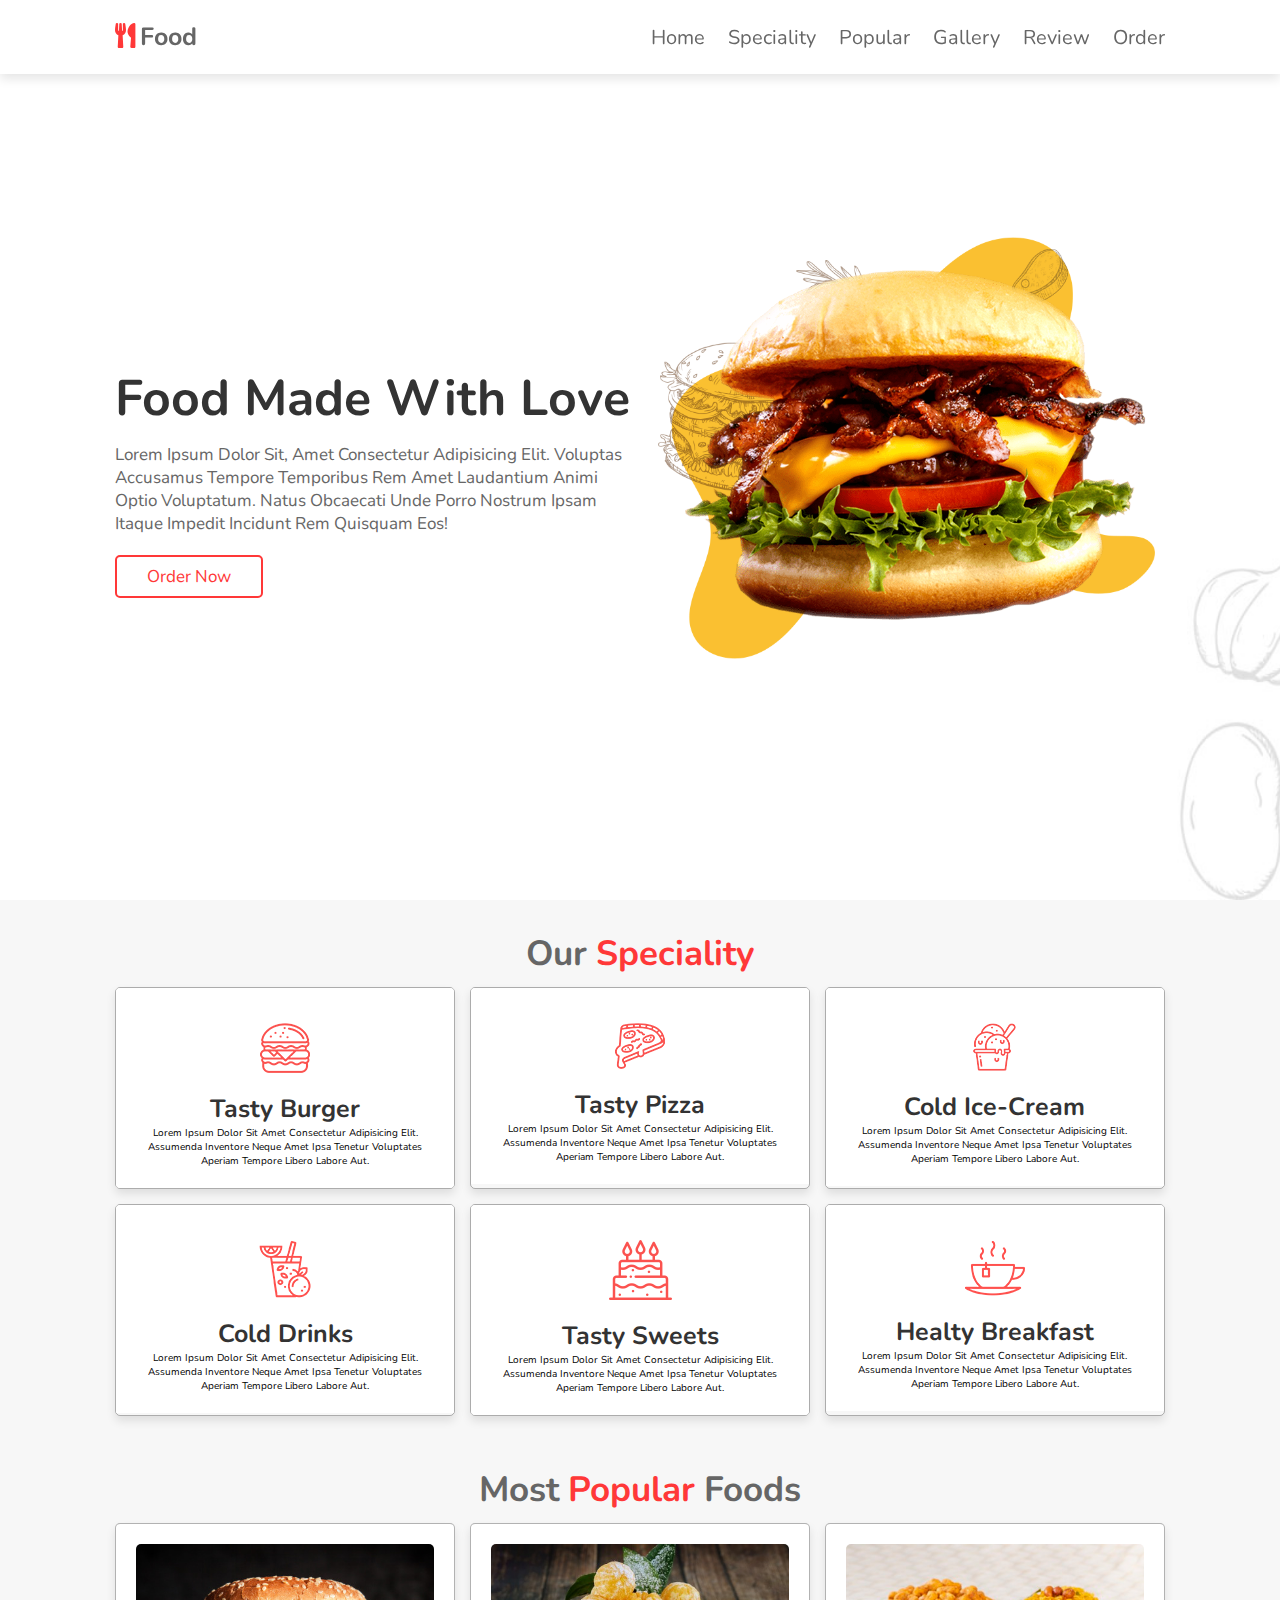
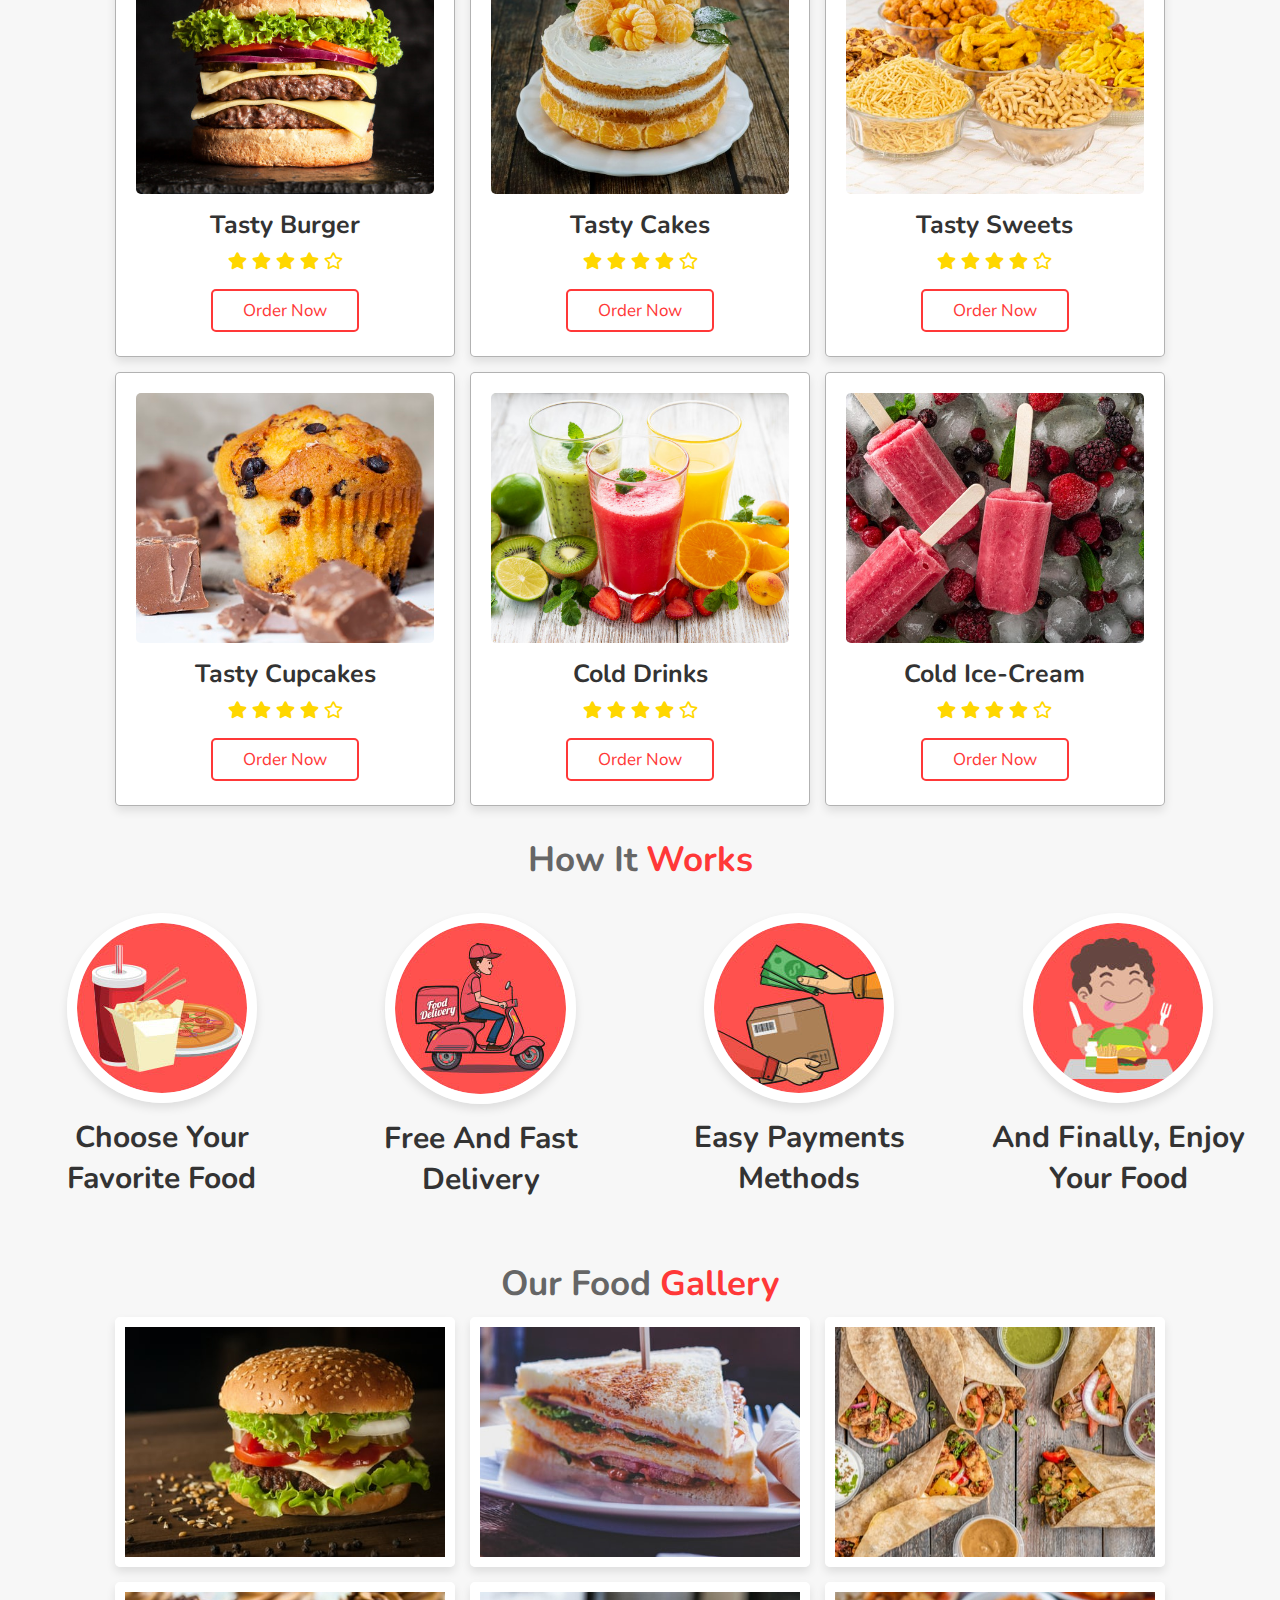
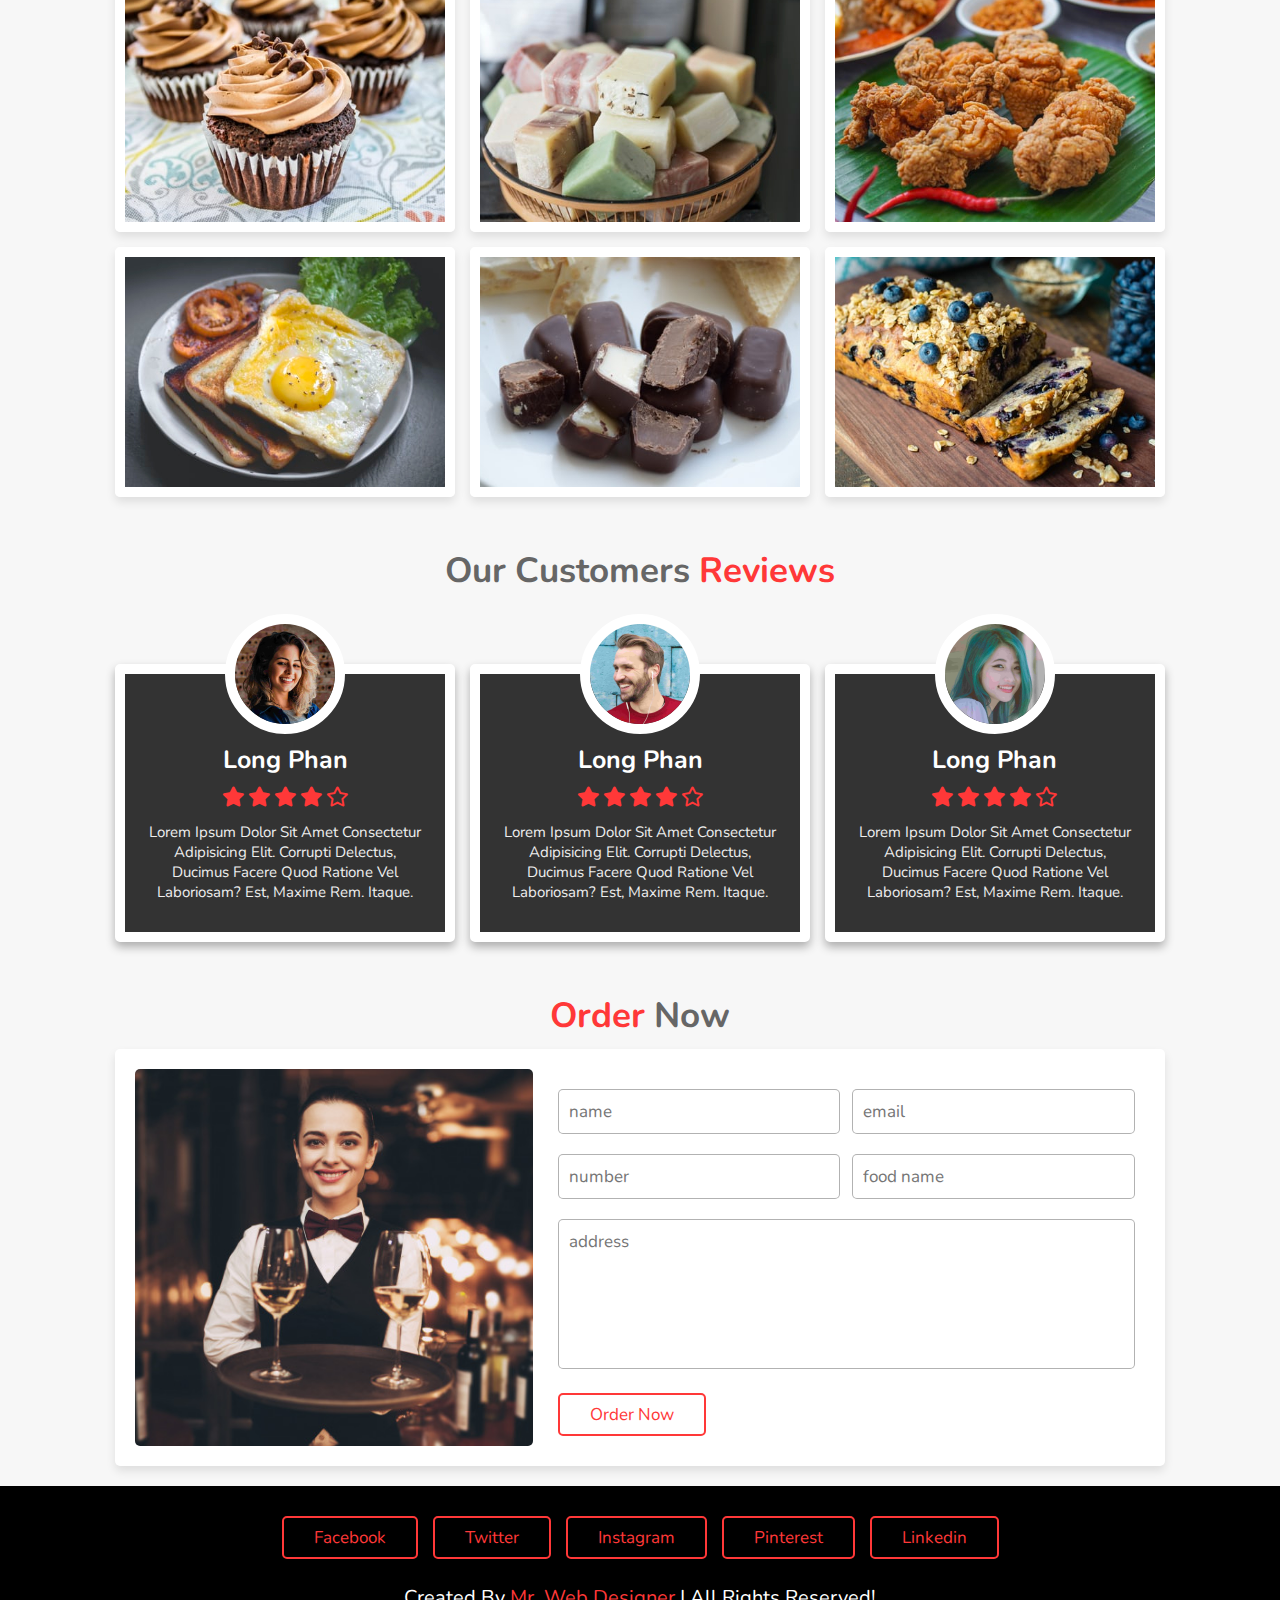
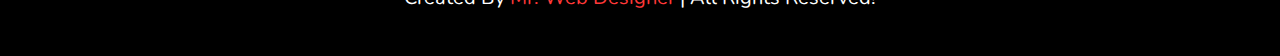
<file: index.html>
<!DOCTYPE html>
<html lang="en">
<head>
    <meta charset="UTF-8">
    <meta http-equiv="X-UA-Compatible" content="IE=edge">
    <meta name="viewport" content="width=device-width, initial-scale=1.0">
    <title>Luyện tập</title>
    <link rel="stylesheet" href="style.css">
    <link rel="stylesheet" href="https://cdnjs.cloudflare.com/ajax/libs/font-awesome/5.15.4/css/all.min.css">
</head>
<body>
    <header>
        <a href="" class="logo"><i class="fas fa-utensils"></i>Food</a>
        <div id="menu-bar" class="fas fa-bars"></div>
        <nav class="navbar">
            <a href="#home">home</a>
            <a href="#speciality">speciality</a>
            <a href="#popular">popular</a>
            <a href="#gallery">gallery</a>
            <a href="#review">review</a>
            <a href="#order">order</a>
            </nav>
    </header>
    <!-- home section starts  -->

<section class="home" id="home">

    <div class="content">
        <h3>food made with love</h3>
        <p>Lorem ipsum dolor sit, amet consectetur adipisicing elit. Voluptas accusamus tempore temporibus rem amet laudantium animi optio voluptatum. Natus obcaecati unde porro nostrum ipsam itaque impedit incidunt rem quisquam eos!</p>
        <a href="#" class="btn">order now</a>
    </div>

    <div class="image">
        <img src="images/home-img.png" alt="">
    </div>
</section>
<!-- home section ends -->
<!-- speciality section starts  -->

<section class="speciality" id="speciality">

    <h1 class="heading"> our <span>speciality</span> </h1>

    <div class="box-container">

        <div class="box">
            <img class="image" src="images/s-img-1.jpg" alt="">
            <div class="content">
                <img src="images/s-1.png" alt="">
                <h3>tasty burger</h3>
                <p>Lorem ipsum dolor sit amet consectetur adipisicing elit. Assumenda inventore neque amet ipsa tenetur voluptates aperiam tempore libero labore aut.</p>
            </div>
        </div>
        <div class="box">
            <img class="image" src="images/s-img-2.jpg" alt="">
            <div class="content">
                <img src="images/s-2.png" alt="">
                <h3>tasty pizza</h3>
                <p>Lorem ipsum dolor sit amet consectetur adipisicing elit. Assumenda inventore neque amet ipsa tenetur voluptates aperiam tempore libero labore aut.</p>
            </div>
        </div>
        <div class="box">
            <img class="image" src="images/s-img-3.jpg" alt="">
            <div class="content">
                <img src="images/s-3.png" alt="">
                <h3>cold ice-cream</h3>
                <p>Lorem ipsum dolor sit amet consectetur adipisicing elit. Assumenda inventore neque amet ipsa tenetur voluptates aperiam tempore libero labore aut.</p>
            </div>
        </div>
        <div class="box">
            <img class="image" src="images/s-img-4.jpg" alt="">
            <div class="content">
                <img src="images/s-4.png" alt="">
                <h3>cold drinks</h3>
                <p>Lorem ipsum dolor sit amet consectetur adipisicing elit. Assumenda inventore neque amet ipsa tenetur voluptates aperiam tempore libero labore aut.</p>
            </div>
        </div>
        <div class="box">
            <img class="image" src="images/s-img-5.jpg" alt="">
            <div class="content">
                <img src="images/s-5.png" alt="">
                <h3>tasty sweets</h3>
                <p>Lorem ipsum dolor sit amet consectetur adipisicing elit. Assumenda inventore neque amet ipsa tenetur voluptates aperiam tempore libero labore aut.</p>
            </div>
        </div>
        <div class="box">
            <img class="image" src="images/s-img-6.jpg" alt="">
            <div class="content">
                <img src="images/s-6.png" alt="">
                <h3>healty breakfast</h3>
                <p>Lorem ipsum dolor sit amet consectetur adipisicing elit. Assumenda inventore neque amet ipsa tenetur voluptates aperiam tempore libero labore aut.</p>
            </div>
        </div>

    </div>

</section>
<!-- popular section starts  -->

<section class="popular" id="popular">

    <h1 class="heading"> most <span>popular</span> foods </h1>

    <div class="box-container">

        <div class="box">
            <span class="price"> $5 - $20 </span>
            <img src="images/p-1.jpg" alt="">
            <h3>tasty burger</h3>
            <div class="stars">
                <i class="fas fa-star"></i>
                <i class="fas fa-star"></i>
                <i class="fas fa-star"></i>
                <i class="fas fa-star"></i>
                <i class="far fa-star"></i>
            </div>
            <a href="#" class="btn">order now</a>
        </div>
        <div class="box">
            <span class="price"> $5 - $20 </span>
            <img src="images/p-2.jpg" alt="">
            <h3>tasty cakes</h3>
            <div class="stars">
                <i class="fas fa-star"></i>
                <i class="fas fa-star"></i>
                <i class="fas fa-star"></i>
                <i class="fas fa-star"></i>
                <i class="far fa-star"></i>
            </div>
            <a href="#" class="btn">order now</a>
        </div>
        <div class="box">
            <span class="price"> $5 - $20 </span>
            <img src="images/p-3.jpg" alt="">
            <h3>tasty sweets</h3>
            <div class="stars">
                <i class="fas fa-star"></i>
                <i class="fas fa-star"></i>
                <i class="fas fa-star"></i>
                <i class="fas fa-star"></i>
                <i class="far fa-star"></i>
            </div>
            <a href="#" class="btn">order now</a>
        </div>
        <div class="box">
            <span class="price"> $5 - $20 </span>
            <img src="images/p-4.jpg" alt="">
            <h3>tasty cupcakes</h3>
            <div class="stars">
                <i class="fas fa-star"></i>
                <i class="fas fa-star"></i>
                <i class="fas fa-star"></i>
                <i class="fas fa-star"></i>
                <i class="far fa-star"></i>
            </div>
            <a href="#" class="btn">order now</a>
        </div>
        <div class="box">
            <span class="price"> $5 - $20 </span>
            <img src="images/p-5.jpg" alt="">
            <h3>cold drinks</h3>
            <div class="stars">
                <i class="fas fa-star"></i>
                <i class="fas fa-star"></i>
                <i class="fas fa-star"></i>
                <i class="fas fa-star"></i>
                <i class="far fa-star"></i>
            </div>
            <a href="#" class="btn">order now</a>
        </div>
        <div class="box">
            <span class="price"> $5 - $20 </span>
            <img src="images/p-6.jpg" alt="">
            <h3>cold ice-cream</h3>
            <div class="stars">
                <i class="fas fa-star"></i>
                <i class="fas fa-star"></i>
                <i class="fas fa-star"></i>
                <i class="fas fa-star"></i>
                <i class="far fa-star"></i>
            </div>
            <a href="#" class="btn">order now</a>
        </div>

    </div>

</section>
<!-- steps section starts  -->

<div class="step-container">

    <h1 class="heading">how it <span>works</span></h1>

    <section class="steps">

        <div class="box">
            <img src="images/step-1.jpg" alt="">
            <h3>choose your favorite food</h3>
        </div>
        <div class="box">
            <img src="images/step-2.jpg" alt="">
            <h3>free and fast delivery</h3>
        </div>
        <div class="box">
            <img src="images/step-3.jpg" alt="">
            <h3>easy payments methods</h3>
        </div>
        <div class="box">
            <img src="images/step-4.jpg" alt="">
            <h3>and finally, enjoy your food</h3>
        </div>
    
    </section>

</div>
<!-- gallery section starts  -->

<section class="gallery" id="gallery">

    <h1 class="heading"> our food <span> gallery </span> </h1>

    <div class="box-container">

        <div class="box">
            <img src="images/g-1.jpg" alt="">
            <div class="content">
                <h3>tasty food</h3>
                <p>Lorem ipsum dolor sit, amet consectetur adipisicing elit. Deleniti, ipsum.</p>
                <a href="#" class="btn">ordern now</a>
            </div>
        </div>
        <div class="box">
            <img src="images/g-2.jpg" alt="">
            <div class="content">
                <h3>tasty food</h3>
                <p>Lorem ipsum dolor sit, amet consectetur adipisicing elit. Deleniti, ipsum.</p>
                <a href="#" class="btn">ordern now</a>
            </div>
        </div>
        <div class="box">
            <img src="images/g-3.jpg" alt="">
            <div class="content">
                <h3>tasty food</h3>
                <p>Lorem ipsum dolor sit, amet consectetur adipisicing elit. Deleniti, ipsum.</p>
                <a href="#" class="btn">ordern now</a>
            </div>
        </div>
        <div class="box">
            <img src="images/g-4.jpg" alt="">
            <div class="content">
                <h3>tasty food</h3>
                <p>Lorem ipsum dolor sit, amet consectetur adipisicing elit. Deleniti, ipsum.</p>
                <a href="#" class="btn">ordern now</a>
            </div>
        </div>
        <div class="box">
            <img src="images/g-5.jpg" alt="">
            <div class="content">
                <h3>tasty food</h3>
                <p>Lorem ipsum dolor sit, amet consectetur adipisicing elit. Deleniti, ipsum.</p>
                <a href="#" class="btn">ordern now</a>
            </div>
        </div>
        <div class="box">
            <img src="images/g-6.jpg" alt="">
            <div class="content">
                <h3>tasty food</h3>
                <p>Lorem ipsum dolor sit, amet consectetur adipisicing elit. Deleniti, ipsum.</p>
                <a href="#" class="btn">ordern now</a>
            </div>
        </div>
        <div class="box">
            <img src="images/g-7.jpg" alt="">
            <div class="content">
                <h3>tasty food</h3>
                <p>Lorem ipsum dolor sit, amet consectetur adipisicing elit. Deleniti, ipsum.</p>
                <a href="#" class="btn">ordern now</a>
            </div>
        </div>
        <div class="box">
            <img src="images/g-8.jpg" alt="">
            <div class="content">
                <h3>tasty food</h3>
                <p>Lorem ipsum dolor sit, amet consectetur adipisicing elit. Deleniti, ipsum.</p>
                <a href="#" class="btn">ordern now</a>
            </div>
        </div>
        <div class="box">
            <img src="images/g-9.jpg" alt="">
            <div class="content">
                <h3>tasty food</h3>
                <p>Lorem ipsum dolor sit, amet consectetur adipisicing elit. Deleniti, ipsum.</p>
                <a href="#" class="btn">ordern now</a>
            </div>
        </div>

    </div>

</section>
<!-- review section starts  -->

<section class="review" id="review">

    <h1 class="heading"> our customers <span>reviews</span> </h1>

    <div class="box-container">

        <div class="box">
            <img src="images/pic1.png" alt="">
            <h3>Long Phan</h3>
            <div class="stars">
                <i class="fas fa-star"></i>
                <i class="fas fa-star"></i>
                <i class="fas fa-star"></i>
                <i class="fas fa-star"></i>
                <i class="far fa-star"></i>
            </div>
            <p>Lorem ipsum dolor sit amet consectetur adipisicing elit. Corrupti delectus, ducimus facere quod ratione vel laboriosam? Est, maxime rem. Itaque.</p>
        </div>
        <div class="box">
            <img src="images/pic2.png" alt="">
            <h3>Long Phan</h3>
            <div class="stars">
                <i class="fas fa-star"></i>
                <i class="fas fa-star"></i>
                <i class="fas fa-star"></i>
                <i class="fas fa-star"></i>
                <i class="far fa-star"></i>
            </div>
            <p>Lorem ipsum dolor sit amet consectetur adipisicing elit. Corrupti delectus, ducimus facere quod ratione vel laboriosam? Est, maxime rem. Itaque.</p>
        </div>
        <div class="box">
            <img src="images/pic3.png" alt="">
            <h3>Long Phan</h3>
            <div class="stars">
                <i class="fas fa-star"></i>
                <i class="fas fa-star"></i>
                <i class="fas fa-star"></i>
                <i class="fas fa-star"></i>
                <i class="far fa-star"></i>
            </div>
            <p>Lorem ipsum dolor sit amet consectetur adipisicing elit. Corrupti delectus, ducimus facere quod ratione vel laboriosam? Est, maxime rem. Itaque.</p>
        </div>

    </div>

</section>
<!-- order section starts  -->

<section class="order" id="order">

    <h1 class="heading"> <span>order</span> now </h1>

    <div class="row">
        
        <div class="image">
            <img src="images/order-img.jpg" alt="">
        </div>

        <form action="">

            <div class="inputBox">
                <input type="text" placeholder="name">
                <input type="email" placeholder="email">
            </div>

            <div class="inputBox">
                <input type="number" placeholder="number">
                <input type="text" placeholder="food name">
            </div>

            <textarea placeholder="address" name="" id="" cols="30" rows="10"></textarea>
            <input type="submit" value="order now" class="btn">
        </form>
    </div>
</section>
<section class="footer">

    <div class="share">
        <a href="#" class="btn">facebook</a>
        <a href="#" class="btn">twitter</a>
        <a href="#" class="btn">instagram</a>
        <a href="#" class="btn">pinterest</a>
        <a href="#" class="btn">linkedin</a>
    </div>

    <h1 class="credit"> created by <span> mr. web designer </span> | all rights reserved! </h1>

</section>

<!-- order section ends -->
<!-- review section ends -->
<!-- gallery section ends -->
<!-- steps section ends -->
<!-- popular section ends -->

<!-- speciality section ends -->
<a href="#home" class="fas fa-angle-up" id="scroll-top"></a>
    <script src="script.js"></script>
</body>
</html>
</file>
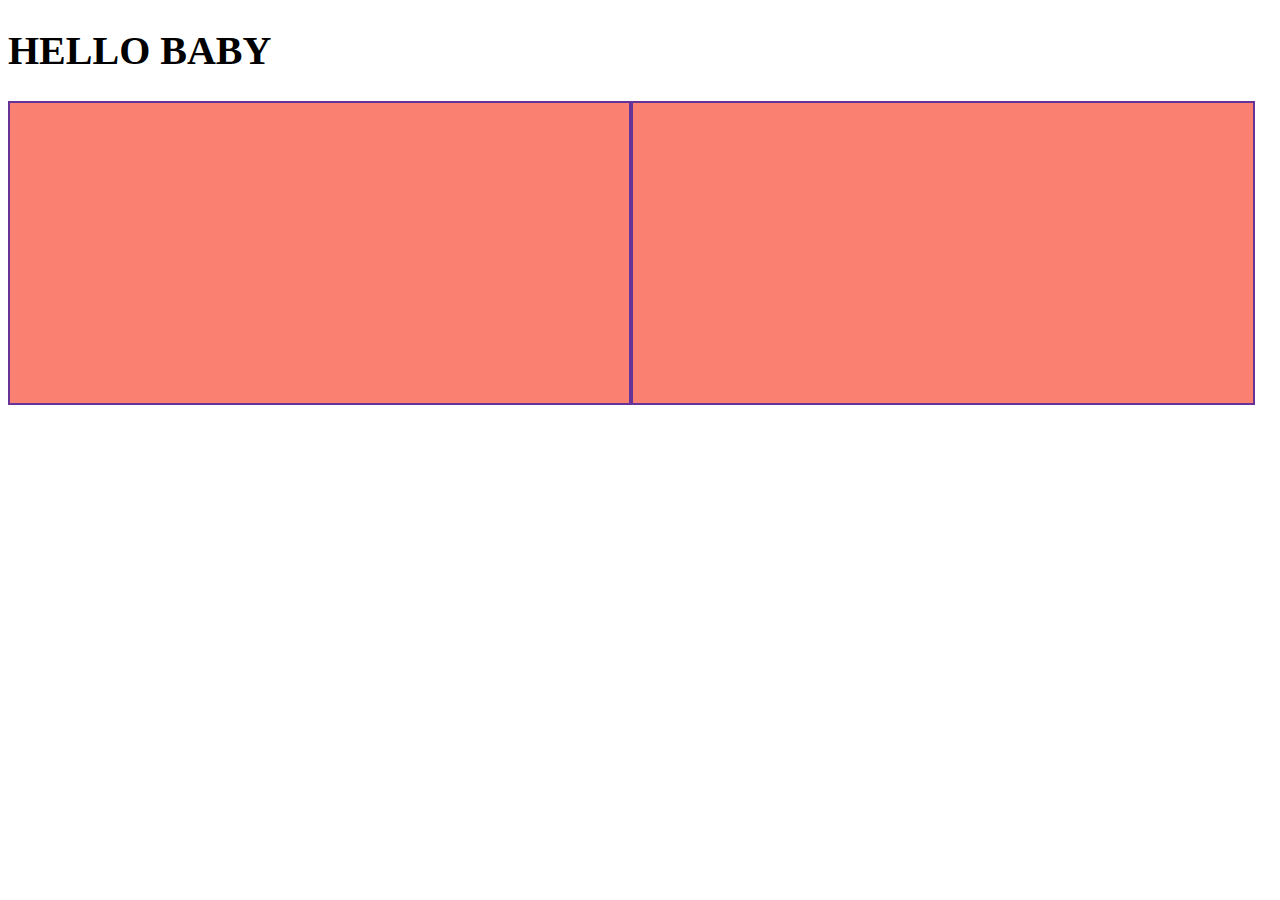
<file: 1.html>
<!DOCTYPE html>
<html lang="en">
<head>
    <meta charset="UTF-8">
    <meta http-equiv="X-UA-Compatible" content="IE=edge">
    <meta name="viewport" content="width=device-width, initial-scale=1.0">
    <title>Document</title>
    <style>
        html{
            font-size: 20px;
        }
        .cha{
            font-size: 18px;
            width: 100%;
        }
        .con{
            font-size: 1em;
            width: 49%;
            height: 300px;
            background-color: salmon;
            float: left;
            border: 2px solid rebeccapurple;
        }
        .cha2{
            width: 50%;
        }
        .con2{
            width: 50%; 
            height: 300px;
            border: 1px solid red;
        }
        @media(max-width:480px){
            .con{
                width: 100%;
                background-color: aqua;
            }
        }
        /* em lấy theo đối tượng cha, rem lấy theo đối tượng gốc_mặc định 16px
        1vw = 1% của màn hình
         */
    </style>
</head>
<body>
    <h1>HELLO BABY</h1>
    <div class="cha">
        <div class="con"></div>
        <div class="con"></div>
    </div>
    <div class="cha2">
        <div class="con2"></div>
    </div>
</body>
</html>
</file>
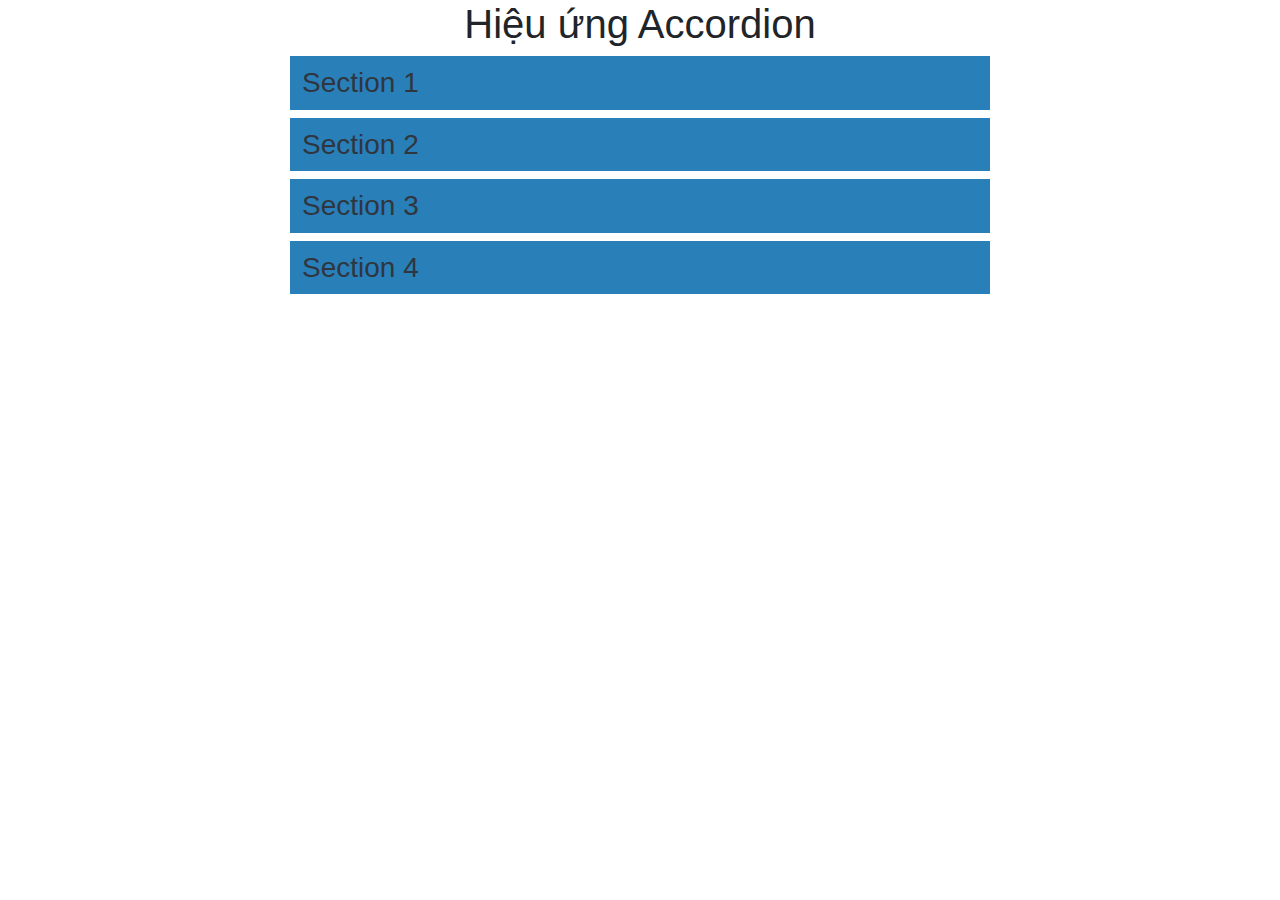
<file: 2.html>
<!doctype html>
<html lang="en">
  <head>
    <title>Title</title>
    <!-- Required meta tags -->
    <meta charset="utf-8">
    <meta name="viewport" content="width=device-width, initial-scale=1, shrink-to-fit=no">

    <!-- Bootstrap CSS -->
    <link rel="stylesheet" href="https://stackpath.bootstrapcdn.com/bootstrap/4.3.1/css/bootstrap.min.css" integrity="sha384-ggOyR0iXCbMQv3Xipma34MD+dH/1fQ784/j6cY/iJTQUOhcWr7x9JvoRxT2MZw1T" crossorigin="anonymous">
    <script src="https://cdnjs.cloudflare.com/ajax/libs/jquery/3.6.1/jquery.min.js"></script>
    <style>
        .hieuung{
            margin: auto;
            width: 700px;
        }
        h3{
            background: #2980b9;
            color: #2f3640;
            padding: 10px 12px;
            width: 100%;
        }
        h3:hover{
            background: #e84118;
            color: darkblue;
        }
    </style>
</head>
  <body>
      <div class="text-center">
        <h1>Hiệu ứng Accordion</h1>
      </div>
      <div class="hieuung">
        <div class="khoi">
            <h3>Section 1</h3>
            <div class="nd">
                Lorem, ipsum dolor sit amet consectetur adipisicing elit. Nihil autem accusantium eius nisi odit fugit sapiente id quae alias. Dolores magni non quam assumenda temporibus, iusto provident consequatur. Asperiores, neque.
            </div>
        </div>
        <div class="khoi">
            <h3>Section 2</h3>
            <div class="nd">
                Lorem, ipsum dolor sit amet consectetur adipisicing elit. Nihil autem accusantium eius nisi odit fugit sapiente id quae alias. Dolores magni non quam assumenda temporibus, iusto provident consequatur. Asperiores, neque.
            </div>
        </div>
        <div class="khoi">
            <h3>Section 3</h3>
            <div class="nd">
                Lorem, ipsum dolor sit amet consectetur adipisicing elit. Nihil autem accusantium eius nisi odit fugit sapiente id quae alias. Dolores magni non quam assumenda temporibus, iusto provident consequatur. Asperiores, neque.
            </div>
        </div>
        <div class="khoi">
            <h3>Section 4</h3>
            <div class="nd">
                Lorem, ipsum dolor sit amet consectetur adipisicing elit. Nihil autem accusantium eius nisi odit fugit sapiente id quae alias. Dolores magni non quam assumenda temporibus, iusto provident consequatur. Asperiores, neque.
            </div>
        </div>
      </div>
    <script src="2.js"></script>
  </body>
</html>
</file>
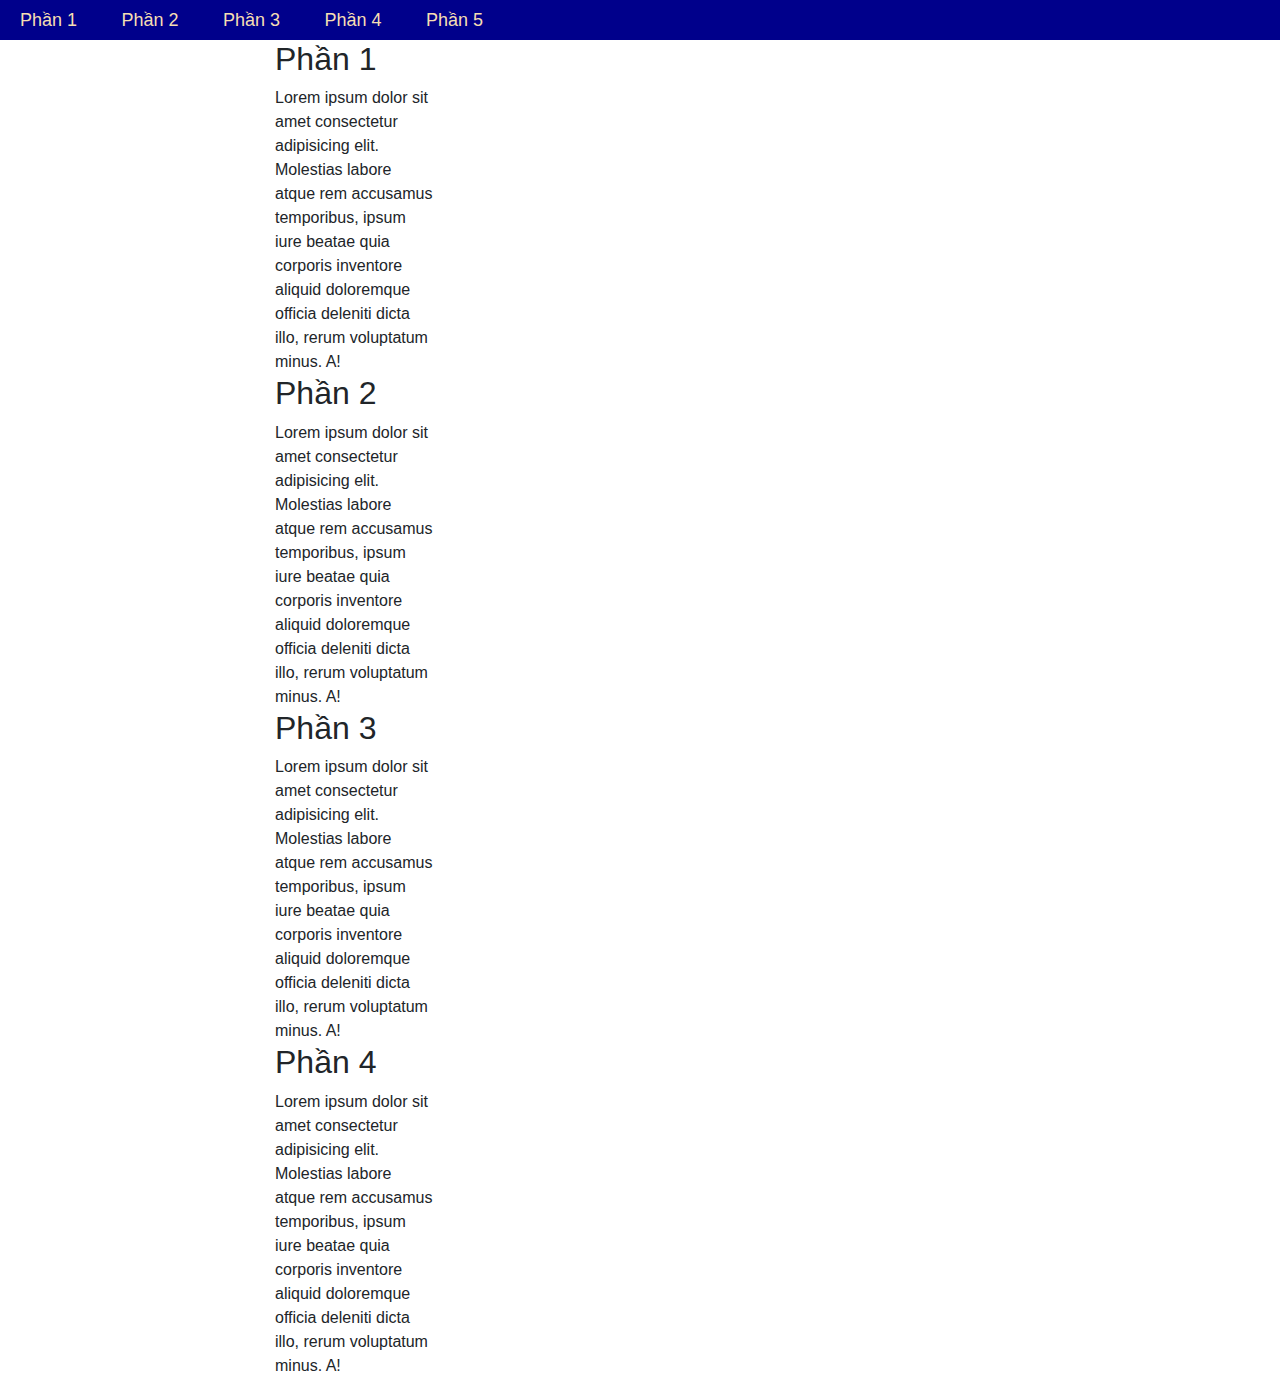
<file: 3.html>
<!DOCTYPE html>
<html lang="en">
<head>
    <meta charset="UTF-8">
    <meta http-equiv="X-UA-Compatible" content="IE=edge">
    <meta name="viewport" content="width=device-width, initial-scale=1.0">
    <script src="https://cdnjs.cloudflare.com/ajax/libs/jquery/3.6.1/jquery.min.js"></script>
    <link rel="stylesheet" href="https://stackpath.bootstrapcdn.com/bootstrap/4.3.1/css/bootstrap.min.css" integrity="sha384-ggOyR0iXCbMQv3Xipma34MD+dH/1fQ784/j6cY/iJTQUOhcWr7x9JvoRxT2MZw1T" crossorigin="anonymous">
    <link rel="stylesheet" href="3.css">


    <title>Document</title>
</head>
<body>
    <div class="menu">
        <a href="">Phần 1</a>
        <a href="">Phần 2</a>
        <a href="">Phần 3</a>
        <a href="">Phần 4</a>
        <a href="">Phần 5</a>
    </div>
    <div class="container">
        <div class="row">
            <div class="col-2"></div>
            <div class="col-2">
                <div class="phan 1"></div>
                <h2>Phần 1</h2>
                Lorem ipsum dolor sit amet consectetur adipisicing elit. Molestias labore atque rem accusamus temporibus, ipsum iure beatae quia corporis inventore aliquid doloremque officia deleniti dicta illo, rerum voluptatum minus. A!
            </div>
        </div>
        <div class="row">
            <div class="col-2"></div>
            <div class="col-2">
                <div class="phan2 "></div>
                <h2>Phần 2</h2>
                Lorem ipsum dolor sit amet consectetur adipisicing elit. Molestias labore atque rem accusamus temporibus, ipsum iure beatae quia corporis inventore aliquid doloremque officia deleniti dicta illo, rerum voluptatum minus. A!
            </div>
        </div>
        <div class="row">
            <div class="col-2"></div>
            <div class="col-2">
                <div class="phan3"></div>
                <h2>Phần 3</h2>
                Lorem ipsum dolor sit amet consectetur adipisicing elit. Molestias labore atque rem accusamus temporibus, ipsum iure beatae quia corporis inventore aliquid doloremque officia deleniti dicta illo, rerum voluptatum minus. A!
            </div>
        </div>
        <div class="row">
            <div class="col-2"></div>
            <div class="col-2">
                <div class="phan4"></div>
                <h2>Phần 4</h2>
                Lorem ipsum dolor sit amet consectetur adipisicing elit. Molestias labore atque rem accusamus temporibus, ipsum iure beatae quia corporis inventore aliquid doloremque officia deleniti dicta illo, rerum voluptatum minus. A!
            </div>
        </div>
    </div>
    

    <script src="3.js"></script>
</body>
</html>
</file>
<file: style.css>
@import url('https://fonts.googleapis.com/css2?family=Nunito:wght@200;300;400;600;700&display=swap');
*{
    font-family: 'Nunito', sans-serif;
    margin:0; padding:0;
    box-sizing: border-box;
    outline: none; border:none;
    text-decoration: none;
    text-transform: capitalize;
    transition:all .2s linear;
  }
:root{
    --red:#ff3838;
  }
*::selection{
    background:var(--red);
    color:#fff;
}
html{
    font-size: 62.5%;
    overflow-x: hidden;
    scroll-behavior: smooth;
}
body{
    background: #f7f7f7;
}
header{
    position: fixed;
    top: 0;left: 0;right: 0;
    z-index: 1000;
    display: flex;
    align-items: center;
    background-color: #fff;
    padding: 2rem 9%;
    box-shadow: 0 .5rem 1rem rgba(0,0,0,.1);
    justify-content: space-between;
}
header .logo{
    font-size: 2.5rem;
    font-weight: bold;
    color: #666;
}
header .logo i{
    padding-right: .5rem;
    color:var(--red);
}
header .navbar a{
    font-size: 2rem;
    margin-left: 2rem;
    color:#666;
}
header .navbar a:hover{
    color:var(--red);
}
#menu-bar{
    font-size: 3rem;
    cursor: pointer;
    color:#666;
    border:.1rem solid #666;
    border-radius: .3rem;
    padding:.5rem 1.5rem;
    display: none;
}
/* CSS HOME */
section{
    padding:2rem 9%;
  }
  .home{
    display: flex;
    flex-wrap: wrap;
    gap:1.5rem;
    min-height: 100vh;
    align-items: center;
     background:url(../images/home-bg.jpg) no-repeat;
    background-size: cover;
    background-position: center;
  }
  .home .content{
    flex:1 1 40rem;
    padding-top: 6.5rem;
  }
  .home .image{
    flex:1 1 40rem;
  }
  .home .image img{
    width:100%;
    padding:1rem;
    animation:float 3s linear infinite;
  }
  @keyframes float{
    0%, 100%{
      transform: translateY(0rem);
    }
    50%{
      transform: translateY(3rem);
    }
  }
  .home .content h3{
    font-size: 5rem;
    color:#333;
  }
  
  .home .content p{
    font-size: 1.7rem;
    color:#666;
    padding:1rem 0;
  }
  .btn{
    display: inline-block;
    padding:.8rem 3rem;
    border:.2rem solid var(--red);
    color:var(--red);
    cursor: pointer;
    font-size: 1.7rem;
    border-radius: .5rem;
    position: relative;
    overflow: hidden;
    z-index: 0;
    margin-top: 1rem;
  }
  .btn::before{
    content: '';
    position: absolute;
    top:0; right: 0;
    width:0;
    height:100%;
    background:var(--red);
    transition: .3s linear;
    z-index: -1;
  }
  .btn:hover::before{
    width:100%;
    left: 0;
  }
  .btn:hover{
    color: #fff;
  }
  /* css speciality */
  .heading{
    text-align: center;
    font-size: 3.5rem;
    padding:1rem;
    color:#666;
  }
  
  .heading span{
    color:var(--red);
  }
  .speciality .box-container{
    display: flex;
    flex-wrap: wrap;
    gap:1.5rem;
  }
  .speciality .box-container .box{
    flex:1 1 30rem;
    position: relative;
    overflow: hidden;
    box-shadow: 0 .5rem 1rem rgba(0,0,0,.1);
    border:.1rem solid rgba(0,0,0,.3);
    cursor: pointer;
    border-radius: .5rem;
  }
  .speciality .box-container .box .content{
    text-align: center;
    background:#fff;
    padding:2rem;
  }
  .speciality .box-container .box .content img{
    margin:1.5rem 0;
  }
  .speciality .box-container .box .content h3{
    font-size: 2.5rem;
    color:#333;
  }
  .speciality .box-container .box .image{
    height:100%;
    width:100%;
    object-fit: cover;
    position: absolute;
    top:-100%; left:0;
  }
  .speciality .box-container .box:hover .image{
    top: 0;
  }

  /* css gallery */
  .gallery .box-container{
    display: flex;
    flex-wrap: wrap;
    gap:1.5rem;
  }




.popular .box-container{
  display: flex;
  flex-wrap: wrap;
  gap:1.5rem;
}
.popular .box-container .box{
  padding:2rem;
  background:#fff;
  box-shadow: 0 .5rem 1rem rgba(0,0,0,.1);
  border:.1rem solid rgba(0,0,0,.3);
  border-radius: .5rem;
  text-align: center;
  flex:1 1 30rem;
}
.popular .box-container .box img{
  height:25rem;
  object-fit: cover;
  width:100%;
  border-radius: .5rem;
}
.popular .box-container .box .price{
  position: absolute;
  top:3rem; left:3rem;
  background:var(--red);
  color:#fff;
  font-size: 2rem;
  padding:.5rem 1rem;
  border-radius: .5rem;
}

.popular .box-container .box h3{
  color:#333;
  font-size: 2.5rem;
  padding-top: 1rem;
}

.popular .box-container .box .stars i{
  color:gold;
  font-size: 1.7rem;
  padding:1rem .1rem;
}
/*css Steps*/
.steps{
  display: flex;
  flex-wrap: wrap;
  gap:1.5rem;    /* tìm hiểu gap vs flex-wrap */
  padding:1rem;
} 
.steps .box{
  flex:1 1 25rem;
  padding:1rem;
  text-align: center;
}
.steps .box img{
  border-radius: 50%;
  border:1rem solid #fff;
  box-shadow: 0 .5rem 1rem rgba(0,0,0,.1);
}

.steps .box h3{
  font-size: 3rem;
  color:#333;
  padding:1rem;
}
.gallery .box-container .box{
  height:25rem;
  flex:1 1 30rem;
  border:1rem solid #fff;
  box-shadow: 0 .5rem 1rem rgba(0,0,0,.1);
  border-radius: .5rem;
  position: relative;
  overflow: hidden;
}

.gallery .box-container .box img{
  height:100%;
  width:100%;
  object-fit: cover;
}

.gallery .box-container .box .content{
  position: absolute;
  top:-100%; left:0;
  height: 100%;
  width:100%;
  background:rgba(255,255,255,.9);
  padding:2rem;
  padding-top: 5rem;
  text-align: center;
}
.gallery .box-container .box:hover .content{
top: 0;
}

.gallery .box-container .box .content h3{
  font-size: 2.5rem;
  color:#333;
}

.gallery .box-container .box .content p{
  font-size: 1.5rem;
  color:#666;
  padding:1rem 0;
}
/*ss review */
.review .box-container{
  display: flex;
  flex-wrap: wrap;
  gap:1.5rem;
}
.review .box-container .box{
  text-align: center;
  padding:2rem;
  border:1rem solid #fff;
  box-shadow: 0 .5rem 1rem rgba(0,0,0,.3);
  border-radius: .5rem;
  flex:1 1 30rem;
  background:#333;
  margin-top: 6rem;
}
.review .box-container .box img{
  height: 12rem;
  width:12rem;
  border-radius: 50%; 
  border:1rem solid #fff;
  margin-top: -8rem;
  object-fit: cover;
}
.review .box-container .box h3{
  font-size: 2.5rem;
  color:#fff;
  padding:.5rem 0;
}

.review .box-container .box .stars i{
  font-size: 2rem;
  color:var(--red);
  padding:.5rem 0;
}

.review .box-container .box p{
  font-size: 1.5rem;
  color:#eee;
  padding:1rem 0;
}

/*css order */
.order .row{
  padding:2rem;
  box-shadow: 0 .5rem 1rem rgba(0,0,0,.1);
  background:#fff;
  display: flex;
  flex-wrap: wrap;
  gap:1.5rem;
  border-radius: .5rem;
}
.order .row .image{
  flex:1 1 30rem;
}

.order .row .image img{
  height: 100%;
  width:100%;
  object-fit: cover;
  border-radius: .5rem;
}
.order .row form{
  flex:1 1 50rem;
  padding:1rem;
}

  .order .row form .inputBox{
    display: flex;
    justify-content: space-between;
    flex-wrap: wrap;
  }
  .order .row form .inputBox input, .order .row form textarea{
    padding:1rem;
    margin:1rem 0;
    font-size: 1.7rem;
    color:#333;
    text-transform: none;
    border:.1rem solid rgba(0,0,0,.3);
    border-radius: .5rem;
    width:49%;
  }
  .order .row form textarea{
    width:100%;
    resize: none;
    height:15rem;
  }
  .order .row form .btn{
    background:none;
  }
  
  .order .row form .btn:hover{
    background:var(--red);
  }
  .footer{
    background:#000;
    text-align: center;
  }
  
  /* css footer */
.footer .share{
      display: flex;
      gap:1.5rem;
      justify-content: center;
      flex-wrap: wrap;
}
.footer .credit{
  padding:2.5rem 1rem;
  color:#fff;
  font-weight: normal;
  font-size: 2rem;
}

.footer .credit span{
  color:var(--red);
}
/* css nut top */
#scroll-top{
  position: fixed;
  /* top:calc(100% - 12rem); */
  top: -120%;
  right:2rem;
  padding:.5rem 1rem;
  font-size: 4rem;
  background:var(--red);
  color:#fff;
  border-radius: .5rem;
  transition: 1s linear;
  z-index: 1000 ;
}
#scroll-top.active{
  top:calc(100%-12rem);
}

/* RESPONSIVE */
@media(max-width:991px){

  html{
    font-size: 55%;
  }
  header{
    padding:2rem;
  }
  section{
      padding: 2rem;
    }
}
@media(max-width:768px){
  #menu-bar{
      display: initial;
  }  
  header .navbar{
      position: absolute;
      top:100%; left: 0; right:0;
      background: #f7f7f7;
      border-top: .1rem solid rgba(0,0,0,.1);
      clip-path: polygon(0 0, 100% 0, 100% 0, 0 0);
    }
  header .navbar.active{
      clip-path: polygon(0 0, 100% 0, 100% 100%, 0% 100%);
    }
   header .navbar a{
      margin: 1.5rem;
      padding:1.5rem;
      display: block;
      border:.2rem solid rgba(0,0,0,.1);
      border-left:.5rem solid var(--red);
      background:#fff;
    }
}
@media(max-width:450px){

  html{
    font-size: 50%;
  }
}
</file>
<file: 3.css>
*{margin: 0; padding: 0;}
.menu{
    width: 100%;
    height: 40px;
    background-color: darkblue;
}
.menu a{
    color: wheat;
    text-decoration: none;
    font-size: 18px;
    display: inline-block;
    padding: 7px 20px;
}
.doimenu{
    background-color: brown;
    position: fixed;
    transition: 0.3s;
    z-index: 10;
}
</file>
